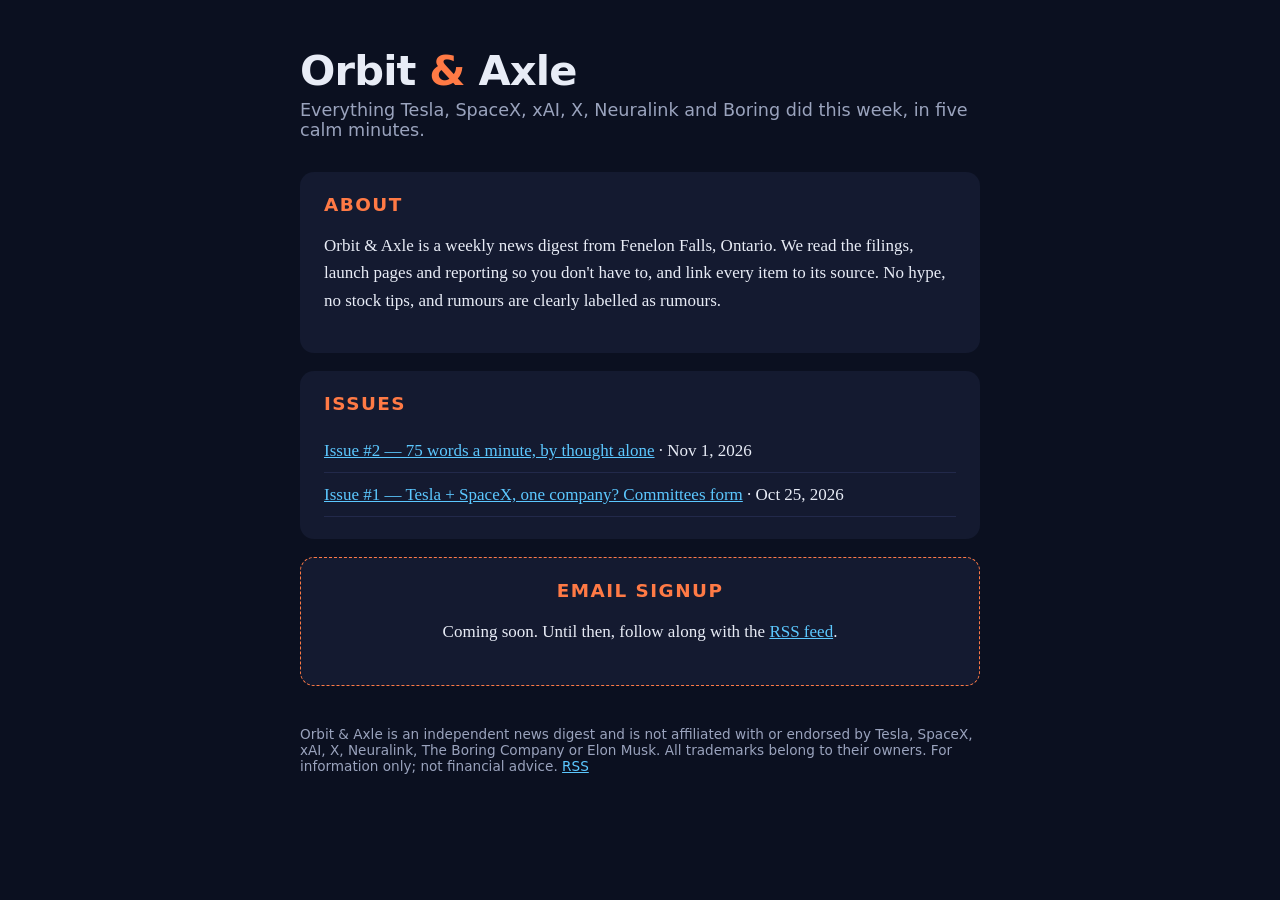
<file: index.html>
<!DOCTYPE html><html lang="en"><head><meta charset="utf-8"><meta name="viewport" content="width=device-width,initial-scale=1">
<title>Orbit &amp; Axle — Elon-world news, weekly</title><meta name="description" content="A calm, plain weekly digest of Elon-world news: Tesla, SpaceX, xAI, X, Neuralink and The Boring Company.">
<link rel="stylesheet" href="https://romandarkartist.github.io/orbit-and-axle/style.css"><link rel="alternate" type="application/rss+xml" title="Orbit &amp; Axle" href="https://romandarkartist.github.io/orbit-and-axle/feed.xml"></head>
<body><div class="wrap"><header><h1>Orbit <span>&amp;</span> Axle</h1><p class="tag">Everything Tesla, SpaceX, xAI, X, Neuralink and Boring did this week, in five calm minutes.</p></header>
<section class="card"><h2>About</h2><p>Orbit &amp; Axle is a weekly news digest from Fenelon Falls, Ontario. We read the filings, launch pages and reporting so you don't have to, and link every item to its source. No hype, no stock tips, and rumours are clearly labelled as rumours.</p></section>
<section class="card"><h2>Issues</h2><ul class="issues"><li><a href="https://romandarkartist.github.io/orbit-and-axle/issues/002.html">Issue #2 — 75 words a minute, by thought alone</a> · Nov 1, 2026</li><li><a href="https://romandarkartist.github.io/orbit-and-axle/issues/001.html">Issue #1 — Tesla + SpaceX, one company? Committees form</a> · Oct 25, 2026</li></ul></section>
<section class="card soon"><h2>Email signup</h2><p>Coming soon. Until then, follow along with the <a href="https://romandarkartist.github.io/orbit-and-axle/feed.xml">RSS feed</a>.</p></section>
<footer>Orbit &amp; Axle is an independent news digest and is not affiliated with or endorsed by Tesla, SpaceX, xAI, X, Neuralink, The Boring Company or Elon Musk. All trademarks belong to their owners. For information only; not financial advice. <a href="https://romandarkartist.github.io/orbit-and-axle/feed.xml">RSS</a></footer></div></body></html>
</file>
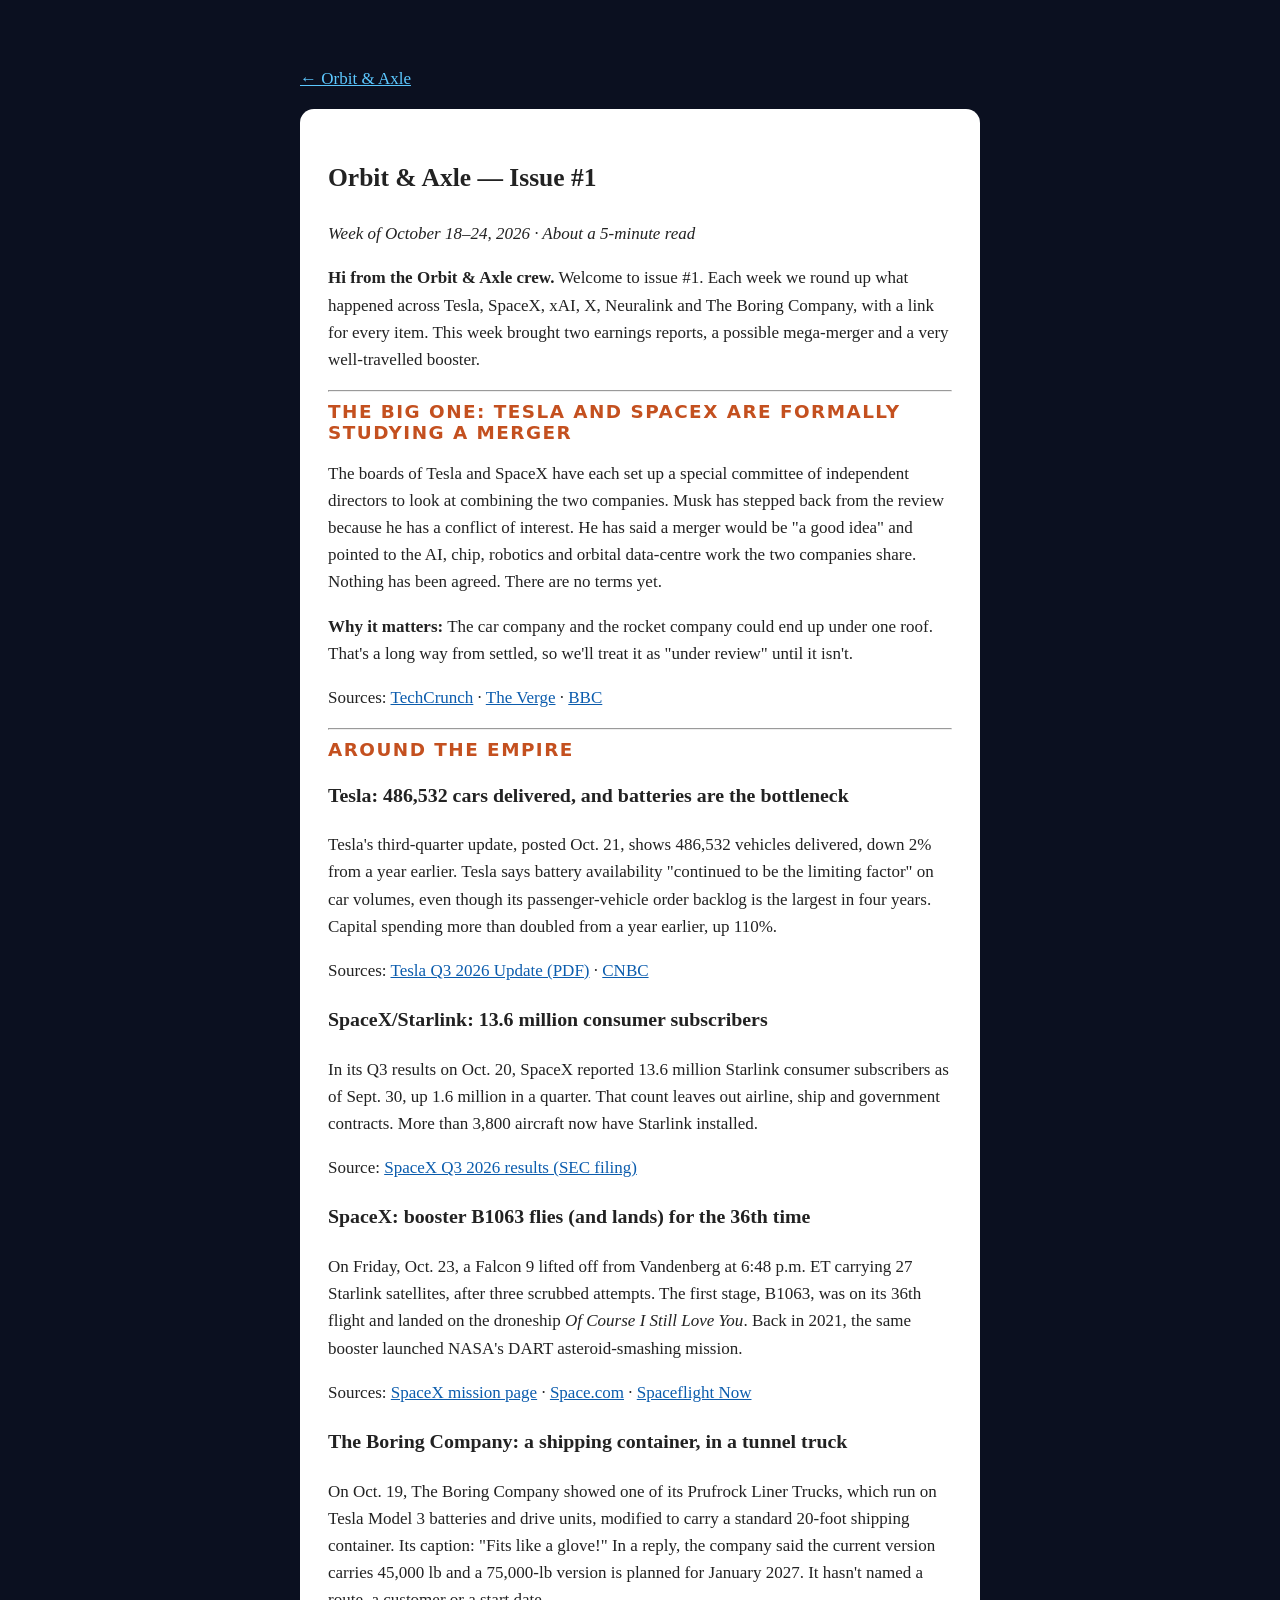
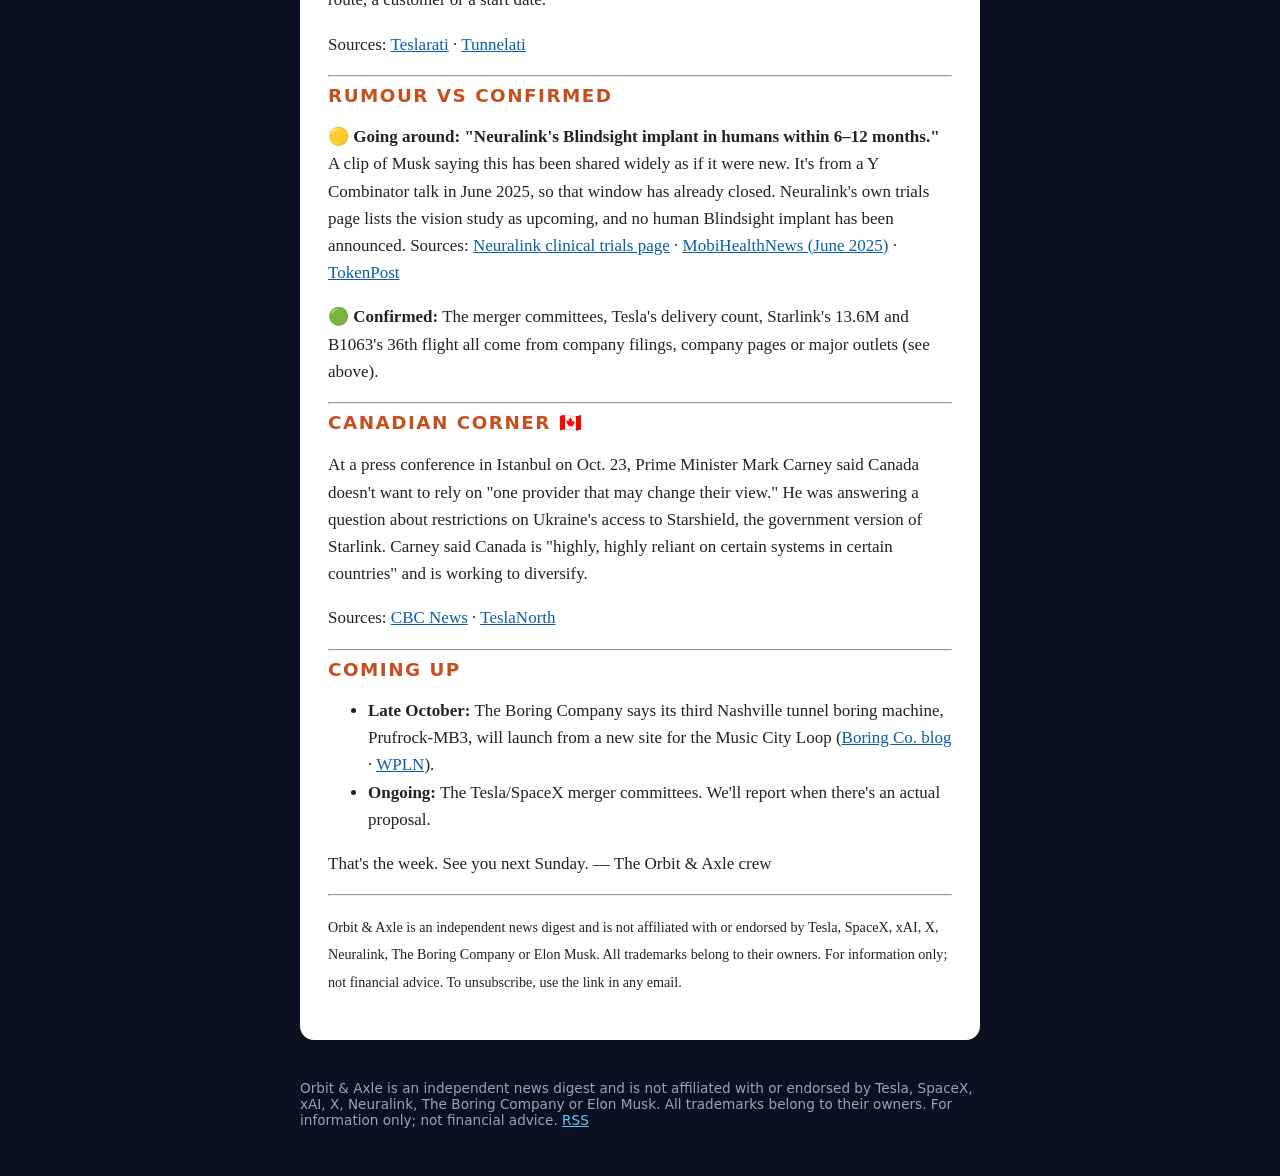
<file: issues/001.html>
<!DOCTYPE html><html lang="en"><head><meta charset="utf-8"><meta name="viewport" content="width=device-width,initial-scale=1">
<title>Issue #1 — Orbit &amp; Axle</title><meta name="description" content="A calm, plain weekly digest of Elon-world news: Tesla, SpaceX, xAI, X, Neuralink and The Boring Company.">
<link rel="stylesheet" href="https://romandarkartist.github.io/orbit-and-axle/style.css"><link rel="alternate" type="application/rss+xml" title="Orbit &amp; Axle" href="https://romandarkartist.github.io/orbit-and-axle/feed.xml"></head>
<body><div class="wrap"><p><a href="https://romandarkartist.github.io/orbit-and-axle/">← Orbit &amp; Axle</a></p><article><!-- Subject line (44 chars): Tesla + SpaceX, one company? Committees form -->

<h1>Orbit &amp; Axle — Issue #1</h1>
<p><em>Week of October 18–24, 2026 · About a 5-minute read</em></p>
<p><strong>Hi from the Orbit &amp; Axle crew.</strong> Welcome to issue #1. Each week we round up what happened across Tesla, SpaceX, xAI, X, Neuralink and The Boring Company, with a link for every item. This week brought two earnings reports, a possible mega-merger and a very well-travelled booster.</p>
<hr />
<h2>The big one: Tesla and SpaceX are formally studying a merger</h2>
<p>The boards of Tesla and SpaceX have each set up a special committee of independent directors to look at combining the two companies. Musk has stepped back from the review because he has a conflict of interest. He has said a merger would be "a good idea" and pointed to the AI, chip, robotics and orbital data-centre work the two companies share. Nothing has been agreed. There are no terms yet.</p>
<p><strong>Why it matters:</strong> The car company and the rocket company could end up under one roof. That's a long way from settled, so we'll treat it as "under review" until it isn't.</p>
<p>Sources: <a href="https://techcrunch.com/2026/10/20/spacex-and-tesla-boards-form-special-committees-to-review-merger/">TechCrunch</a> · <a href="https://www.theverge.com/science/1014984/spacex-tesla-merger-elon-musk-special-committees">The Verge</a> · <a href="https://www.bbc.com/news/articles/cmlyl09xjke4o">BBC</a></p>
<hr />
<h2>Around the empire</h2>
<h3>Tesla: 486,532 cars delivered, and batteries are the bottleneck</h3>
<p>Tesla's third-quarter update, posted Oct. 21, shows 486,532 vehicles delivered, down 2% from a year earlier. Tesla says battery availability "continued to be the limiting factor" on car volumes, even though its passenger-vehicle order backlog is the largest in four years. Capital spending more than doubled from a year earlier, up 110%.</p>
<p>Sources: <a href="https://assets-ir.tesla.com/tesla-contents/IR/TSLA-Q3-2026-Update.pdf">Tesla Q3 2026 Update (PDF)</a> · <a href="https://www.cnbc.com/2026/10/21/tesla-tsla-q3-2026-earnings-report.html">CNBC</a></p>
<h3>SpaceX/Starlink: 13.6 million consumer subscribers</h3>
<p>In its Q3 results on Oct. 20, SpaceX reported 13.6 million Starlink consumer subscribers as of Sept. 30, up 1.6 million in a quarter. That count leaves out airline, ship and government contracts. More than 3,800 aircraft now have Starlink installed.</p>
<p>Source: <a href="https://www.sec.gov/Archives/edgar/data/1181412/000162828026066482/spaceexplorationtechnologi.htm">SpaceX Q3 2026 results (SEC filing)</a></p>
<h3>SpaceX: booster B1063 flies (and lands) for the 36th time</h3>
<p>On Friday, Oct. 23, a Falcon 9 lifted off from Vandenberg at 6:48 p.m. ET carrying 27 Starlink satellites, after three scrubbed attempts. The first stage, B1063, was on its 36th flight and landed on the droneship <em>Of Course I Still Love You</em>. Back in 2021, the same booster launched NASA's DART asteroid-smashing mission.</p>
<p>Sources: <a href="https://www.spacex.com/launches/sl-15-15">SpaceX mission page</a> · <a href="https://www.space.com/space-exploration/launches-spacecraft/spacex-falcon-9-starlink-group-15-15-b1063-ocisly">Space.com</a> · <a href="https://spaceflightnow.com/launch/falcon-9-starlink-15-15/">Spaceflight Now</a></p>
<h3>The Boring Company: a shipping container, in a tunnel truck</h3>
<p>On Oct. 19, The Boring Company showed one of its Prufrock Liner Trucks, which run on Tesla Model 3 batteries and drive units, modified to carry a standard 20-foot shipping container. Its caption: "Fits like a glove!" In a reply, the company said the current version carries 45,000 lb and a 75,000-lb version is planned for January 2027. It hasn't named a route, a customer or a start date.</p>
<p>Sources: <a href="https://www.teslarati.com/boring-company-tesla-truck-freight-container/">Teslarati</a> · <a href="https://www.tunnelati.com/articles/2026-10-19-prufrock-liner-truck-shipping-container-freight">Tunnelati</a></p>
<hr />
<h2>Rumour vs confirmed</h2>
<p><strong>🟡 Going around: "Neuralink's Blindsight implant in humans within 6–12 months."</strong>
A clip of Musk saying this has been shared widely as if it were new. It's from a Y Combinator talk in June 2025, so that window has already closed. Neuralink's own trials page lists the vision study as upcoming, and no human Blindsight implant has been announced.
Sources: <a href="https://neuralink.com/trials/">Neuralink clinical trials page</a> · <a href="https://www.mobihealthnews.com/news/elon-musk-provides-update-blindsight-implant-trials">MobiHealthNews (June 2025)</a> · <a href="https://www.tokenpost.com/news/technology/40180">TokenPost</a></p>
<p><strong>🟢 Confirmed:</strong> The merger committees, Tesla's delivery count, Starlink's 13.6M and B1063's 36th flight all come from company filings, company pages or major outlets (see above).</p>
<hr />
<h2>Canadian corner 🇨🇦</h2>
<p>At a press conference in Istanbul on Oct. 23, Prime Minister Mark Carney said Canada doesn't want to rely on "one provider that may change their view." He was answering a question about restrictions on Ukraine's access to Starshield, the government version of Starlink. Carney said Canada is "highly, highly reliant on certain systems in certain countries" and is working to diversify.</p>
<p>Sources: <a href="https://www.cbc.ca/news/politics/carney-zelenskyy-trump-starlink-9.7393553">CBC News</a> · <a href="https://teslanorth.com/2026/10/23/carney-starlink-ukraine-canada-provider/">TeslaNorth</a></p>
<hr />
<h2>Coming up</h2>
<ul>
<li><strong>Late October:</strong> The Boring Company says its third Nashville tunnel boring machine, Prufrock-MB3, will launch from a new site for the Music City Loop (<a href="https://boringcompany.com/blogoct2026">Boring Co. blog</a> · <a href="https://wpln.org/post/the-boring-co-prepares-new-tunneling-site-for-music-city-loop/">WPLN</a>).</li>
<li><strong>Ongoing:</strong> The Tesla/SpaceX merger committees. We'll report when there's an actual proposal.</li>
</ul>
<p>That's the week. See you next Sunday.
— The Orbit &amp; Axle crew</p>
<hr />
<p><small>Orbit &amp; Axle is an independent news digest and is not affiliated with or endorsed by Tesla, SpaceX, xAI, X, Neuralink, The Boring Company or Elon Musk. All trademarks belong to their owners. For information only; not financial advice. To unsubscribe, use the link in any email.</small></p></article>
<footer>Orbit &amp; Axle is an independent news digest and is not affiliated with or endorsed by Tesla, SpaceX, xAI, X, Neuralink, The Boring Company or Elon Musk. All trademarks belong to their owners. For information only; not financial advice. <a href="https://romandarkartist.github.io/orbit-and-axle/feed.xml">RSS</a></footer></div></body></html>
</file>
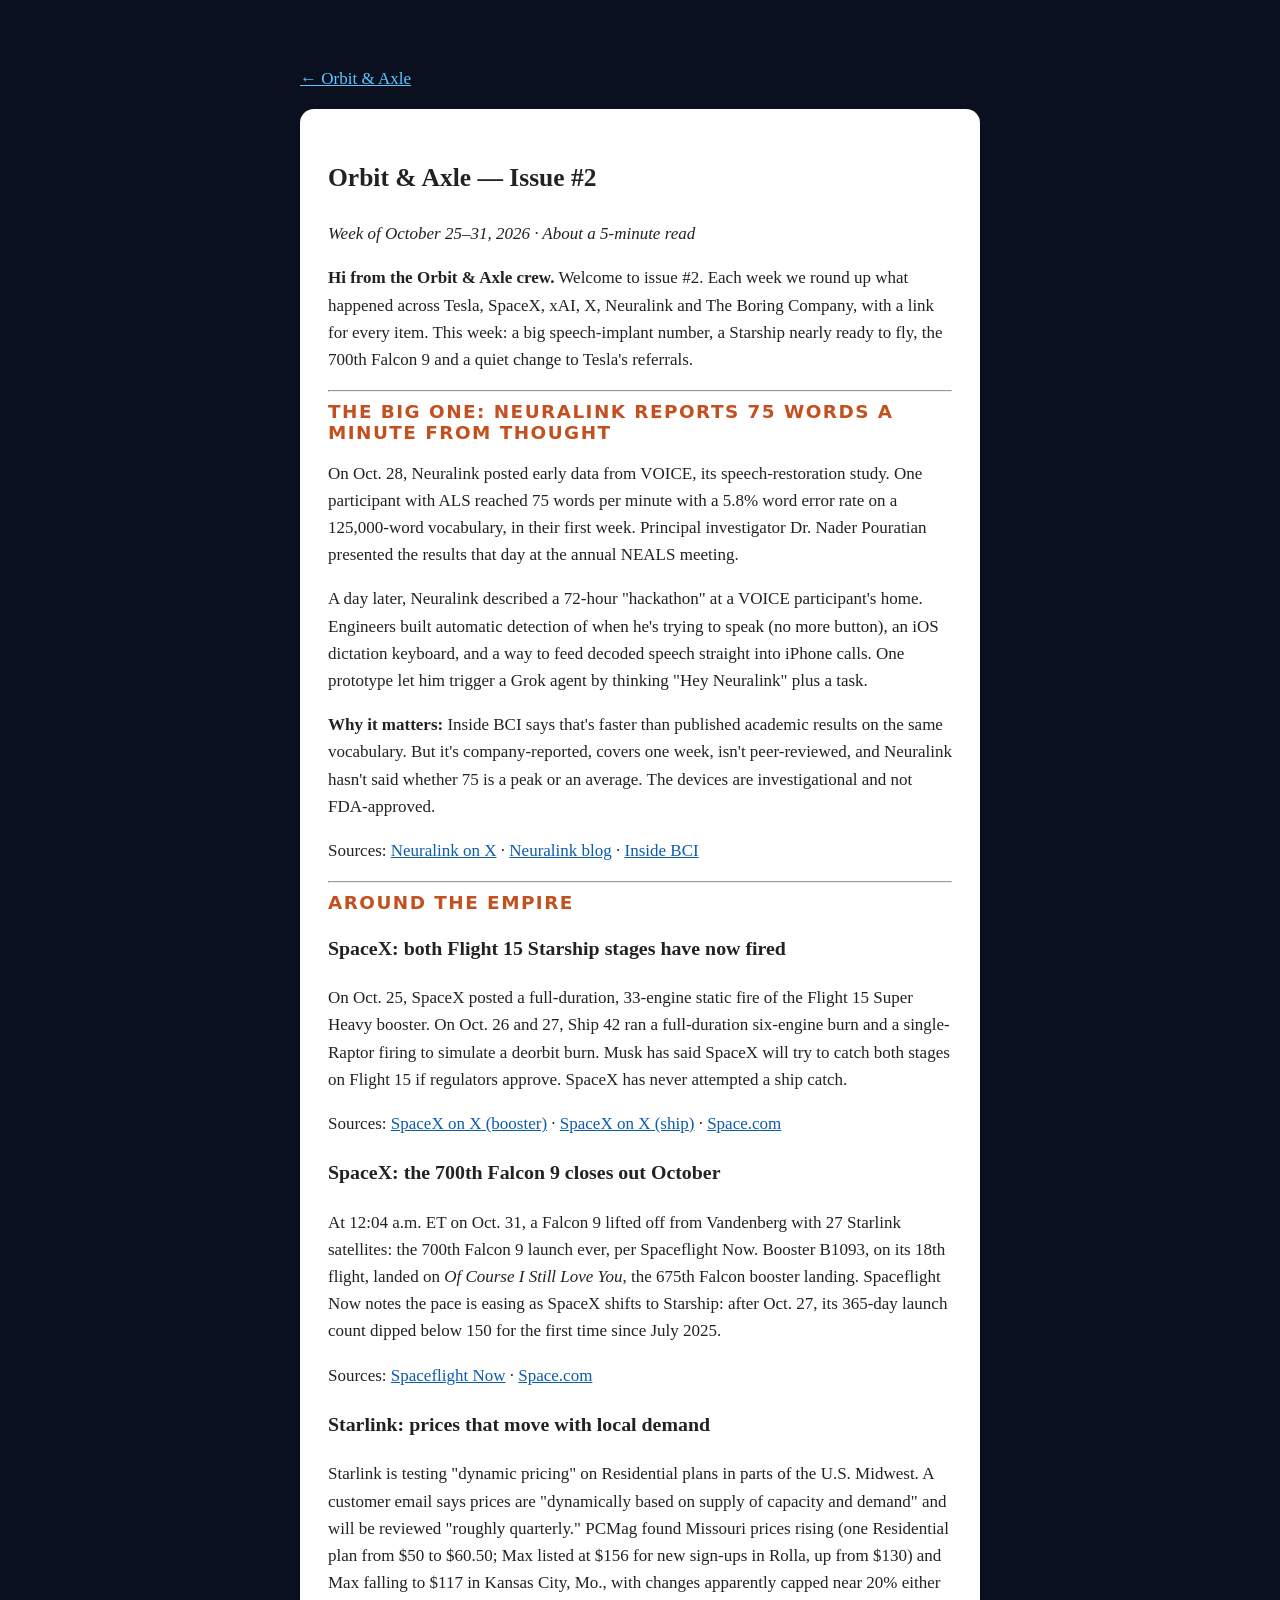
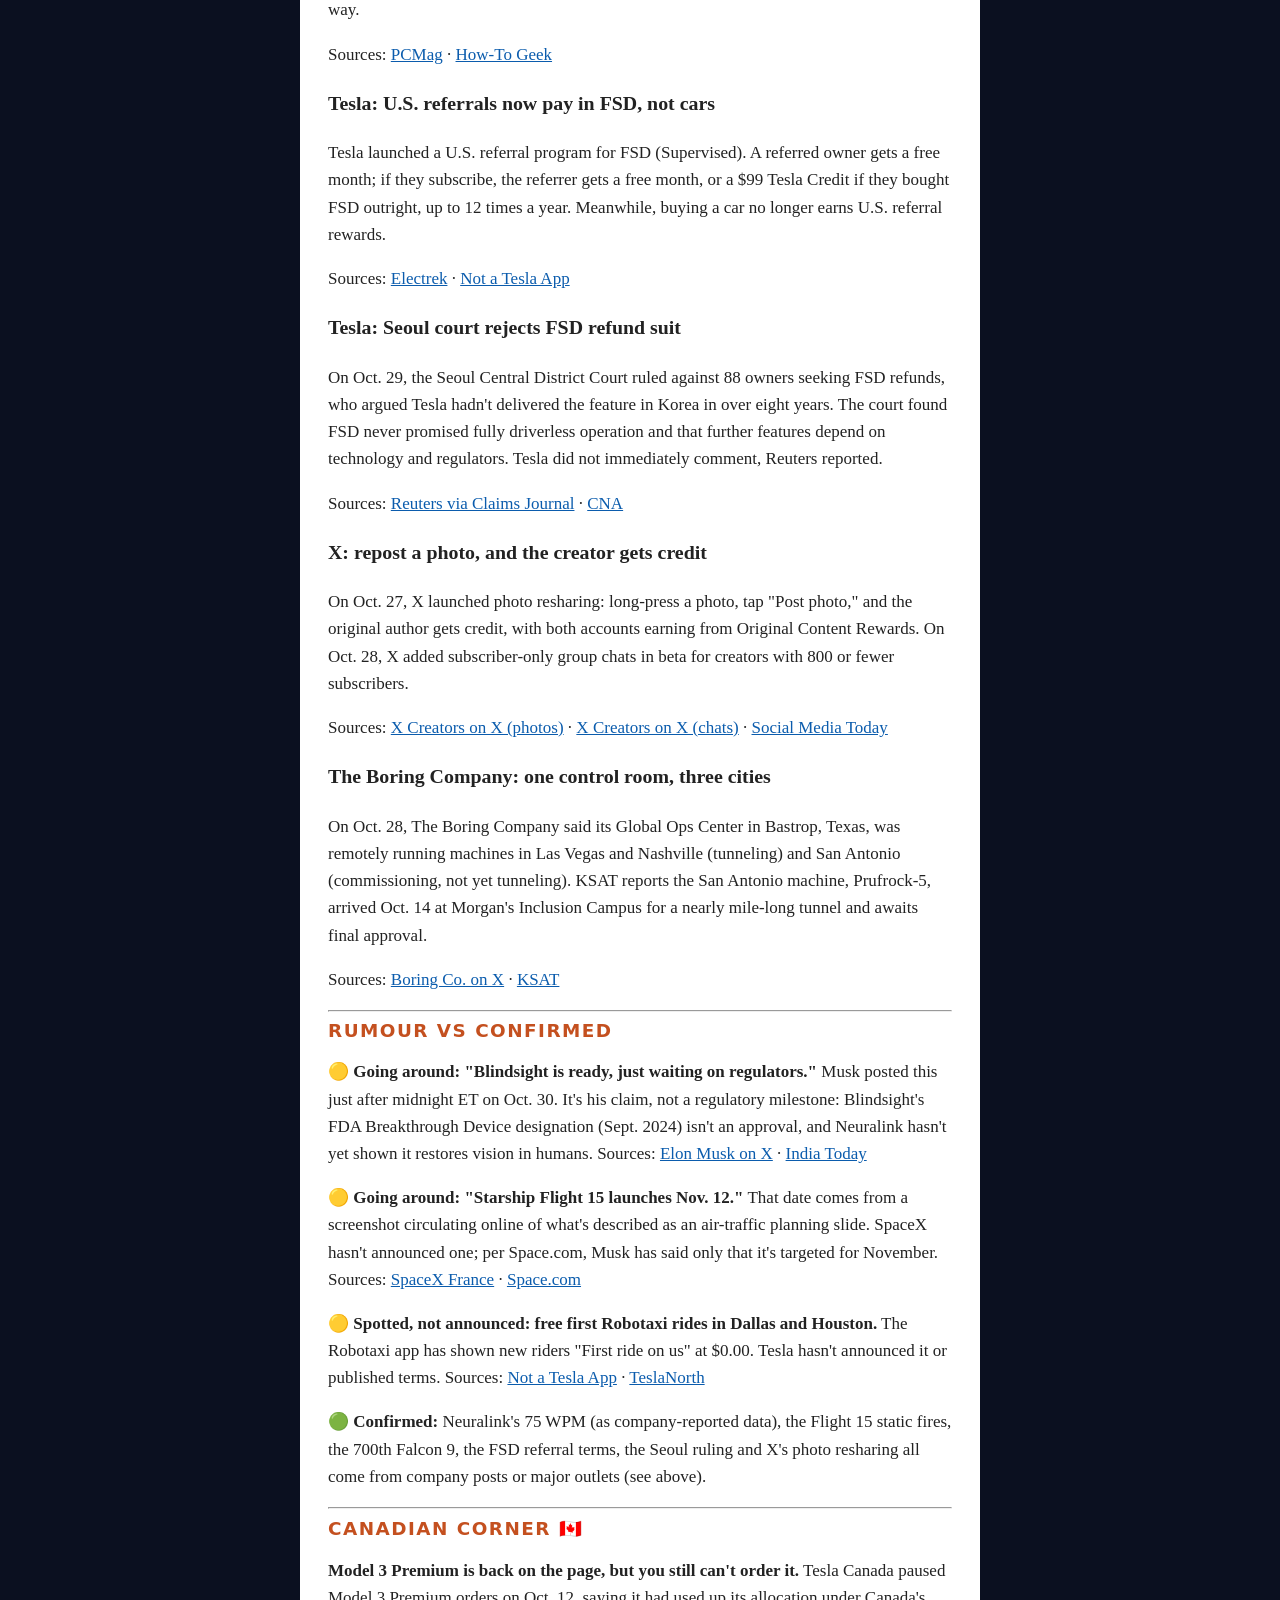
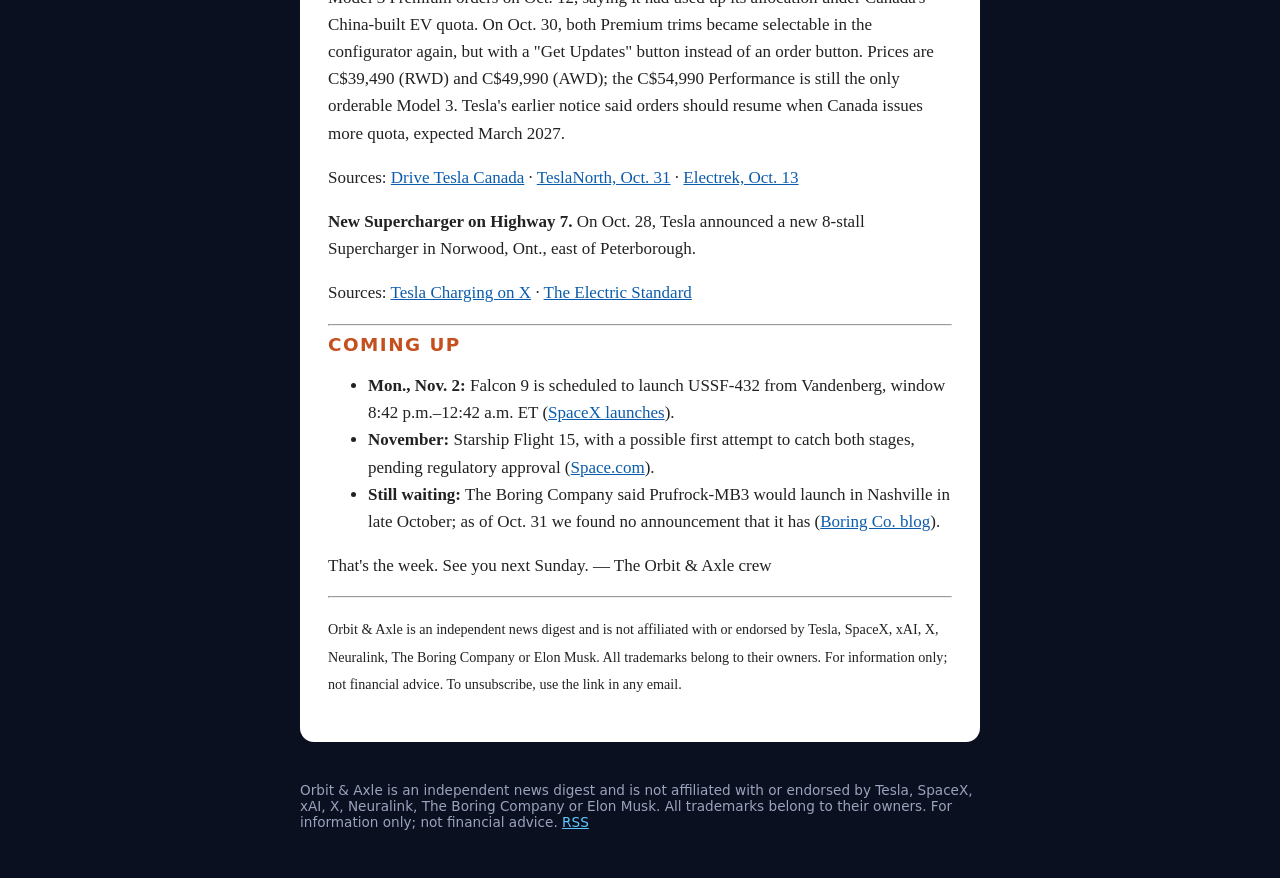
<file: issues/002.html>
<!DOCTYPE html><html lang="en"><head><meta charset="utf-8"><meta name="viewport" content="width=device-width,initial-scale=1">
<title>Issue #2 — Orbit &amp; Axle</title><meta name="description" content="A calm, plain weekly digest of Elon-world news: Tesla, SpaceX, xAI, X, Neuralink and The Boring Company.">
<link rel="stylesheet" href="https://romandarkartist.github.io/orbit-and-axle/style.css"><link rel="alternate" type="application/rss+xml" title="Orbit &amp; Axle" href="https://romandarkartist.github.io/orbit-and-axle/feed.xml"></head>
<body><div class="wrap"><p><a href="https://romandarkartist.github.io/orbit-and-axle/">← Orbit &amp; Axle</a></p><article><!-- Subject line (35 chars): 75 words a minute, by thought alone -->

<h1>Orbit &amp; Axle — Issue #2</h1>
<p><em>Week of October 25–31, 2026 · About a 5-minute read</em></p>
<p><strong>Hi from the Orbit &amp; Axle crew.</strong> Welcome to issue #2. Each week we round up what happened across Tesla, SpaceX, xAI, X, Neuralink and The Boring Company, with a link for every item. This week: a big speech-implant number, a Starship nearly ready to fly, the 700th Falcon 9 and a quiet change to Tesla's referrals.</p>
<hr />
<h2>The big one: Neuralink reports 75 words a minute from thought</h2>
<p>On Oct. 28, Neuralink posted early data from VOICE, its speech-restoration study. One participant with ALS reached 75 words per minute with a 5.8% word error rate on a 125,000-word vocabulary, in their first week. Principal investigator Dr. Nader Pouratian presented the results that day at the annual NEALS meeting.</p>
<p>A day later, Neuralink described a 72-hour "hackathon" at a VOICE participant's home. Engineers built automatic detection of when he's trying to speak (no more button), an iOS dictation keyboard, and a way to feed decoded speech straight into iPhone calls. One prototype let him trigger a Grok agent by thinking "Hey Neuralink" plus a task.</p>
<p><strong>Why it matters:</strong> Inside BCI says that's faster than published academic results on the same vocabulary. But it's company-reported, covers one week, isn't peer-reviewed, and Neuralink hasn't said whether 75 is a peak or an average. The devices are investigational and not FDA-approved.</p>
<p>Sources: <a href="https://x.com/neuralink/status/2115534593147187397">Neuralink on X</a> · <a href="https://neuralink.com/updates/72-hour-voice-hackathon/">Neuralink blog</a> · <a href="https://insidebci.com/news/2026-10-29-neuralink-voice-speech-75-words-per-minute-word-error-rate-als/">Inside BCI</a></p>
<hr />
<h2>Around the empire</h2>
<h3>SpaceX: both Flight 15 Starship stages have now fired</h3>
<p>On Oct. 25, SpaceX posted a full-duration, 33-engine static fire of the Flight 15 Super Heavy booster. On Oct. 26 and 27, Ship 42 ran a full-duration six-engine burn and a single-Raptor firing to simulate a deorbit burn. Musk has said SpaceX will try to catch both stages on Flight 15 if regulators approve. SpaceX has never attempted a ship catch.</p>
<p>Sources: <a href="https://x.com/SpaceX/status/2114444137067844004">SpaceX on X (booster)</a> · <a href="https://x.com/SpaceX/status/2115476295169814978">SpaceX on X (ship)</a> · <a href="https://www.space.com/space-exploration/launches-spacecraft/spacex-fires-up-starship-upper-stage-ahead-of-landmark-flight-15-test-launch-video">Space.com</a></p>
<h3>SpaceX: the 700th Falcon 9 closes out October</h3>
<p>At 12:04 a.m. ET on Oct. 31, a Falcon 9 lifted off from Vandenberg with 27 Starlink satellites: the 700th Falcon 9 launch ever, per Spaceflight Now. Booster B1093, on its 18th flight, landed on <em>Of Course I Still Love You</em>, the 675th Falcon booster landing. Spaceflight Now notes the pace is easing as SpaceX shifts to Starship: after Oct. 27, its 365-day launch count dipped below 150 for the first time since July 2025.</p>
<p>Sources: <a href="https://spaceflightnow.com/2026/10/30/live-coverage-spacex-to-close-out-october-with-halloween-eve-falcon-9-launch/">Spaceflight Now</a> · <a href="https://www.space.com/space-exploration/launches-spacecraft/spacex-starlink-launch-falcon-9-group-15-18-landing-ocisly">Space.com</a></p>
<h3>Starlink: prices that move with local demand</h3>
<p>Starlink is testing "dynamic pricing" on Residential plans in parts of the U.S. Midwest. A customer email says prices are "dynamically based on supply of capacity and demand" and will be reviewed "roughly quarterly." PCMag found Missouri prices rising (one Residential plan from $50 to $60.50; Max listed at $156 for new sign-ups in Rolla, up from $130) and Max falling to $117 in Kansas City, Mo., with changes apparently capped near 20% either way.</p>
<p>Sources: <a href="https://uk.pcmag.com/networking/168161/starlink-tests-dynamic-pricing-bills-20-percent-higher-depending-on-location">PCMag</a> · <a href="https://www.howtogeek.com/starlink-dynamic-pricing-notices-2026/">How-To Geek</a></p>
<h3>Tesla: U.S. referrals now pay in FSD, not cars</h3>
<p>Tesla launched a U.S. referral program for FSD (Supervised). A referred owner gets a free month; if they subscribe, the referrer gets a free month, or a $99 Tesla Credit if they bought FSD outright, up to 12 times a year. Meanwhile, buying a car no longer earns U.S. referral rewards.</p>
<p>Sources: <a href="https://electrek.co/2026/10/30/tesla-referral-program-fsd-car-rewards-dropped/">Electrek</a> · <a href="https://www.notateslaapp.com/news/4923/teslas-new-fsd-referral-program-is-live-how-it-works">Not a Tesla App</a></p>
<h3>Tesla: Seoul court rejects FSD refund suit</h3>
<p>On Oct. 29, the Seoul Central District Court ruled against 88 owners seeking FSD refunds, who argued Tesla hadn't delivered the feature in Korea in over eight years. The court found FSD never promised fully driverless operation and that further features depend on technology and regulators. Tesla did not immediately comment, Reuters reported.</p>
<p>Sources: <a href="https://www.claimsjournal.com/news/national/2026/10/30/341008.htm">Reuters via Claims Journal</a> · <a href="https://www.channelnewsasia.com/business/seoul-court-dismisses-lawsuit-tesla-owners-seeking-refunds-full-self-driving-tech-6501971">CNA</a></p>
<h3>X: repost a photo, and the creator gets credit</h3>
<p>On Oct. 27, X launched photo resharing: long-press a photo, tap "Post photo," and the original author gets credit, with both accounts earning from Original Content Rewards. On Oct. 28, X added subscriber-only group chats in beta for creators with 800 or fewer subscribers.</p>
<p>Sources: <a href="https://x.com/XCreators/status/2115200336226816206">X Creators on X (photos)</a> · <a href="https://x.com/XCreators/status/2115527689264087440">X Creators on X (chats)</a> · <a href="https://www.socialmediatoday.com/news/x-lets-users-share-credit-on-reposted-images/873100/">Social Media Today</a></p>
<h3>The Boring Company: one control room, three cities</h3>
<p>On Oct. 28, The Boring Company said its Global Ops Center in Bastrop, Texas, was remotely running machines in Las Vegas and Nashville (tunneling) and San Antonio (commissioning, not yet tunneling). KSAT reports the San Antonio machine, Prufrock-5, arrived Oct. 14 at Morgan's Inclusion Campus for a nearly mile-long tunnel and awaits final approval.</p>
<p>Sources: <a href="https://x.com/boringcompany/status/2115587065282982342">Boring Co. on X</a> · <a href="https://www.ksat.com/news/local/2026/10/22/boring-company-machine-arrives-at-morgans-inclusion-campus-awaits-final-ok-to-begin-tunnel-project/">KSAT</a></p>
<hr />
<h2>Rumour vs confirmed</h2>
<p><strong>🟡 Going around: "Blindsight is ready, just waiting on regulators."</strong>
Musk posted this just after midnight ET on Oct. 30. It's his claim, not a regulatory milestone: Blindsight's FDA Breakthrough Device designation (Sept. 2024) isn't an approval, and Neuralink hasn't yet shown it restores vision in humans.
Sources: <a href="https://x.com/elonmusk/status/2116019939056513218">Elon Musk on X</a> · <a href="https://www.indiatoday.in/technology/news/story/elon-musk-promises-sight-to-the-blind-with-neuralink-blindsight-says-tech-is-ready-for-approval-3028326-2026-10-30">India Today</a></p>
<p><strong>🟡 Going around: "Starship Flight 15 launches Nov. 12."</strong>
That date comes from a screenshot circulating online of what's described as an air-traffic planning slide. SpaceX hasn't announced one; per Space.com, Musk has said only that it's targeted for November.
Sources: <a href="https://www.spacexfrance.com/starship-15-faa-12-novembre-2026-date-lancement/">SpaceX France</a> · <a href="https://www.space.com/space-exploration/launches-spacecraft/spacex-fires-up-starship-upper-stage-ahead-of-landmark-flight-15-test-launch-video">Space.com</a></p>
<p><strong>🟡 Spotted, not announced: free first Robotaxi rides in Dallas and Houston.</strong>
The Robotaxi app has shown new riders "First ride on us" at $0.00. Tesla hasn't announced it or published terms.
Sources: <a href="https://www.notateslaapp.com/news/4917/tesla-offers-free-robotaxi-rides-for-first-time-riders">Not a Tesla App</a> · <a href="https://teslanorth.com/2026/10/29/robotaxi-free-first-ride/">TeslaNorth</a></p>
<p><strong>🟢 Confirmed:</strong> Neuralink's 75 WPM (as company-reported data), the Flight 15 static fires, the 700th Falcon 9, the FSD referral terms, the Seoul ruling and X's photo resharing all come from company posts or major outlets (see above).</p>
<hr />
<h2>Canadian corner 🇨🇦</h2>
<p><strong>Model 3 Premium is back on the page, but you still can't order it.</strong> Tesla Canada paused Model 3 Premium orders on Oct. 12, saying it had used up its allocation under Canada's China-built EV quota. On Oct. 30, both Premium trims became selectable in the configurator again, but with a "Get Updates" button instead of an order button. Prices are C$39,490 (RWD) and C$49,990 (AWD); the C$54,990 Performance is still the only orderable Model 3. Tesla's earlier notice said orders should resume when Canada issues more quota, expected March 2027.</p>
<p>Sources: <a href="https://driveteslacanada.ca/news/tesla-model-3-premium-selectable-canada-orders-paused/">Drive Tesla Canada</a> · <a href="https://teslanorth.com/2026/10/31/model-3-red-premium-canada/">TeslaNorth, Oct. 31</a> · <a href="https://electrek.co/2026/10/13/tesla-model-3-canada-orders-paused-china-import-quota/">Electrek, Oct. 13</a></p>
<p><strong>New Supercharger on Highway 7.</strong> On Oct. 28, Tesla announced a new 8-stall Supercharger in Norwood, Ont., east of Peterborough.</p>
<p>Sources: <a href="https://x.com/TeslaCharging/status/2115603769341927574">Tesla Charging on X</a> · <a href="https://theelectricstandard.ca/news/tesla-norwood-ontario-supercharger-opens">The Electric Standard</a></p>
<hr />
<h2>Coming up</h2>
<ul>
<li><strong>Mon., Nov. 2:</strong> Falcon 9 is scheduled to launch USSF-432 from Vandenberg, window 8:42 p.m.–12:42 a.m. ET (<a href="https://www.spacex.com/launches/">SpaceX launches</a>).</li>
<li><strong>November:</strong> Starship Flight 15, with a possible first attempt to catch both stages, pending regulatory approval (<a href="https://www.space.com/space-exploration/launches-spacecraft/spacex-fires-up-starship-upper-stage-ahead-of-landmark-flight-15-test-launch-video">Space.com</a>).</li>
<li><strong>Still waiting:</strong> The Boring Company said Prufrock-MB3 would launch in Nashville in late October; as of Oct. 31 we found no announcement that it has (<a href="https://boringcompany.com/blogoct2026">Boring Co. blog</a>).</li>
</ul>
<p>That's the week. See you next Sunday.
— The Orbit &amp; Axle crew</p>
<hr />
<p><small>Orbit &amp; Axle is an independent news digest and is not affiliated with or endorsed by Tesla, SpaceX, xAI, X, Neuralink, The Boring Company or Elon Musk. All trademarks belong to their owners. For information only; not financial advice. To unsubscribe, use the link in any email.</small></p></article>
<footer>Orbit &amp; Axle is an independent news digest and is not affiliated with or endorsed by Tesla, SpaceX, xAI, X, Neuralink, The Boring Company or Elon Musk. All trademarks belong to their owners. For information only; not financial advice. <a href="https://romandarkartist.github.io/orbit-and-axle/feed.xml">RSS</a></footer></div></body></html>
</file>
